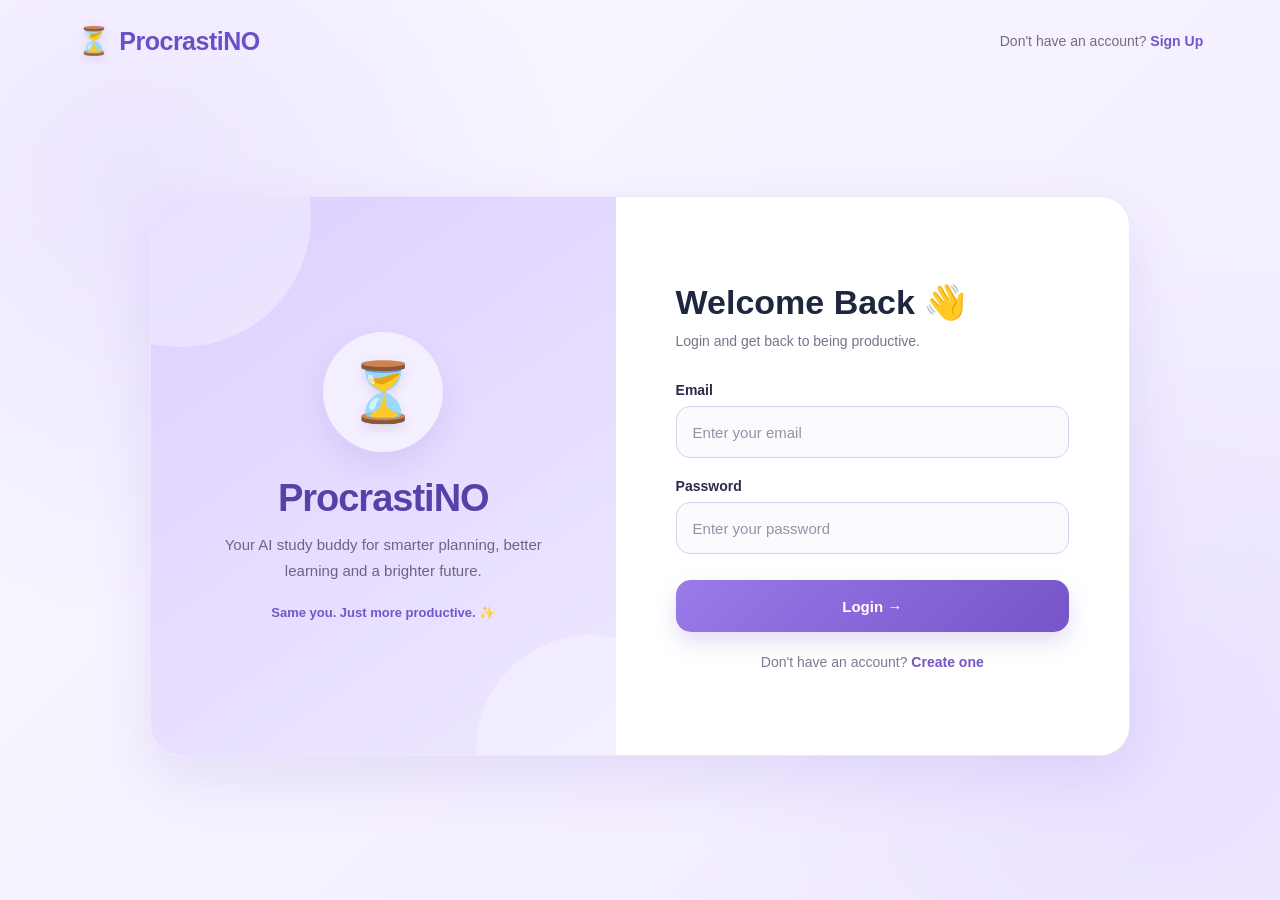
<file: templates/login.html>
<!DOCTYPE html>
<html lang="en">
<head>

    <meta charset="UTF-8">

    <meta name="viewport"
          content="width=device-width, initial-scale=1.0">

    <title>ProcrastiNO | Login</title>

    <style>

        * {
            box-sizing: border-box;
            margin: 0;
            padding: 0;
        }


        body {
            min-height: 100vh;

            font-family:
                Arial,
                Helvetica,
                sans-serif;

            background:
                radial-gradient(
                    circle at 10% 20%,
                    rgba(203, 184, 255, 0.28),
                    transparent 32%
                ),
                radial-gradient(
                    circle at 90% 80%,
                    rgba(222, 209, 255, 0.42),
                    transparent 35%
                ),
                linear-gradient(
                    135deg,
                    #faf8ff,
                    #f1ebff
                );

            color: #262044;

            overflow: hidden;
        }


        /* =====================================================
           PAGE
        ====================================================== */

        .login-page {

            min-height: 100vh;

            display: flex;
            flex-direction: column;

        }


        /* =====================================================
           TOP BAR
        ====================================================== */

        .top-bar {

            height: 82px;

            padding:
                0 6%;

            display: flex;

            align-items: center;

            justify-content: space-between;

        }


        .brand {

            display: flex;

            align-items: center;

            gap: 9px;

            text-decoration: none;

            color: #6950c7;

            font-size: 25px;

            font-weight: 800;

            letter-spacing: -0.5px;

        }


        .brand-hourglass {

            font-size: 27px;

            filter:
                drop-shadow(
                    0 3px 5px
                    rgba(110, 78, 198, 0.15)
                );

        }


        .top-text {

            color: #756b8a;

            font-size: 14px;

        }


        .signup-link {

            text-decoration: none;

            color: #7654c9;

            font-weight: 700;

        }


        /* =====================================================
           MAIN
        ====================================================== */

        .login-main {

            flex: 1;

            display: flex;

            align-items: center;

            justify-content: center;

            padding:
                15px 6% 45px;

        }


        .login-wrapper {

            width: min(
                980px,
                94vw
            );

            min-height: 560px;

            display: grid;

            grid-template-columns:
                0.95fr
                1.05fr;

            background:
                rgba(
                    255,
                    255,
                    255,
                    0.72
                );

            border:
                1px solid
                rgba(
                    154,
                    123,
                    232,
                    0.16
                );

            border-radius: 30px;

            overflow: hidden;

            box-shadow:
                0 22px 60px
                rgba(
                    105,
                    80,
                    199,
                    0.13
                );

            backdrop-filter: blur(12px);

        }


        /* =====================================================
           LEFT BRAND PANEL
        ====================================================== */

        .brand-panel {

            position: relative;

            padding: 48px;

            display: flex;

            flex-direction: column;

            justify-content: center;

            align-items: center;

            text-align: center;

            background:
                linear-gradient(
                    145deg,
                    #ddd0ff,
                    #eee8ff
                );

            overflow: hidden;

        }


        .brand-panel::before {

            content: "";

            position: absolute;

            width: 260px;
            height: 260px;

            border-radius: 50%;

            background:
                rgba(
                    255,
                    255,
                    255,
                    0.35
                );

            top: -110px;
            left: -100px;

        }


        .brand-panel::after {

            content: "";

            position: absolute;

            width: 230px;
            height: 230px;

            border-radius: 50%;

            background:
                rgba(
                    255,
                    255,
                    255,
                    0.30
                );

            bottom: -110px;
            right: -90px;

        }


        .hourglass-circle {

            width: 120px;
            height: 120px;

            border-radius: 50%;

            display: flex;

            align-items: center;
            justify-content: center;

            background:
                rgba(
                    255,
                    255,
                    255,
                    0.60
                );

            box-shadow:
                0 14px 30px
                rgba(
                    109,
                    80,
                    197,
                    0.12
                );

            margin-bottom: 25px;

            position: relative;

            z-index: 2;

        }


        .big-hourglass {

            font-size: 58px;

            filter:
                drop-shadow(
                    0 5px 6px
                    rgba(
                        93,
                        66,
                        177,
                        0.15
                    )
                );

        }


        .brand-panel h1 {

            position: relative;

            z-index: 2;

            color: #5840a9;

            font-size: 38px;

            margin-bottom: 12px;

            letter-spacing: -1px;

        }


        .brand-panel p {

            position: relative;

            z-index: 2;

            max-width: 340px;

            color: #6e6383;

            font-size: 15px;

            line-height: 1.7;

        }


        .mini-tagline {

            margin-top: 22px;

            position: relative;

            z-index: 2;

            font-size: 13px;

            font-weight: 700;

            color: #7654c9;

        }


        /* =====================================================
           LOGIN CARD
        ====================================================== */

        .login-card {

            padding:
                55px 60px;

            display: flex;

            flex-direction: column;

            justify-content: center;

            background:
                rgba(
                    255,
                    255,
                    255,
                    0.90
                );

        }


        .login-card h2 {

            font-size: 34px;

            color: #1f2740;

            margin-bottom: 9px;

        }


        .login-card .subtitle {

            color: #7b718d;

            font-size: 14px;

            margin-bottom: 30px;

            line-height: 1.5;

        }


        /* =====================================================
           FORM
        ====================================================== */

        .form-group {

            margin-bottom: 20px;

        }


        .form-group label {

            display: block;

            margin-bottom: 8px;

            color: #30284b;

            font-size: 14px;

            font-weight: 700;

        }


        .form-group input {

            width: 100%;

            height: 52px;

            padding:
                0 16px;

            border-radius: 14px;

            border:
                1px solid
                #d7cff0;

            outline: none;

            background:
                #fbfaff;

            color: #2e2940;

            font-size: 15px;

            transition:
                border-color 0.2s ease,
                box-shadow 0.2s ease,
                background 0.2s ease;

        }


        .form-group input::placeholder {

            color: #9990a7;

        }


        .form-group input:focus {

            background: #ffffff;

            border-color:
                #9a7be8;

            box-shadow:
                0 0 0 4px
                rgba(
                    154,
                    123,
                    232,
                    0.11
                );

        }


        /* =====================================================
           LOGIN BUTTON
        ====================================================== */

        .login-button {

            width: 100%;

            height: 52px;

            margin-top: 6px;

            border: none;

            border-radius: 15px;

            background:
                linear-gradient(
                    135deg,
                    #9a7be8,
                    #7654c9
                );

            color: white;

            font-size: 15px;

            font-weight: 700;

            cursor: pointer;

            box-shadow:
                0 10px 22px
                rgba(
                    118,
                    84,
                    201,
                    0.20
                );

            transition:
                transform 0.2s ease,
                box-shadow 0.2s ease;

        }


        .login-button:hover {

            transform:
                translateY(-2px);

            box-shadow:
                0 13px 26px
                rgba(
                    118,
                    84,
                    201,
                    0.27
                );

        }


        /* =====================================================
           FOOTER
        ====================================================== */

        .bottom-text {

            margin-top: 22px;

            text-align: center;

            font-size: 14px;

            color: #817891;

        }


        .bottom-text a {

            color: #7654c9;

            text-decoration: none;

            font-weight: 700;

        }


        /* =====================================================
           RESPONSIVE
        ====================================================== */

        @media (max-width: 800px) {

            body {
                overflow: auto;
            }


            .top-bar {

                padding:
                    18px 20px;

                height: auto;

            }


            .top-text {

                display: none;

            }


            .login-main {

                padding:
                    20px;

            }


            .login-wrapper {

                grid-template-columns: 1fr;

                max-width: 520px;

                min-height: auto;

            }


            .brand-panel {

                padding: 35px 25px;

            }


            .hourglass-circle {

                width: 90px;
                height: 90px;

                margin-bottom: 18px;

            }


            .big-hourglass {

                font-size: 44px;

            }


            .brand-panel h1 {

                font-size: 30px;

            }


            .login-card {

                padding:
                    35px 28px;

            }

        }

    </style>

</head>


<body>

    <div class="login-page">


        <!-- =================================================
             TOP BAR
        ================================================== -->

        <header class="top-bar">

            <a
                href="/"
                class="brand">

                <span class="brand-hourglass">
                    ⏳
                </span>

                <span>
                    ProcrastiNO
                </span>

            </a>


            <div class="top-text">

                Don't have an account?

                <a
                    href="/signup"
                    class="signup-link">

                    Sign Up

                </a>

            </div>

        </header>



        <!-- =================================================
             MAIN LOGIN
        ================================================== -->

        <main class="login-main">

            <div class="login-wrapper">


                <!-- =============================================
                     LEFT SIDE
                ============================================== -->

                <section class="brand-panel">


                    <div class="hourglass-circle">

                        <span class="big-hourglass">
                            ⏳
                        </span>

                    </div>


                    <h1>
                        ProcrastiNO
                    </h1>


                    <p>
                        Your AI study buddy for smarter
                        planning, better learning and a
                        brighter future.
                    </p>


                    <div class="mini-tagline">

                        Same you. Just more productive. ✨

                    </div>

                </section>



                <!-- =============================================
                     LOGIN FORM
                ============================================== -->

                <section class="login-card">

                    <h2>
                        Welcome Back 👋
                    </h2>


                    <p class="subtitle">
                        Login and get back to being productive.
                    </p>


                    <form
                        action="/login"
                        method="POST">


                        <div class="form-group">

                            <label for="email">
                                Email
                            </label>

                            <input
                                type="email"
                                id="email"
                                name="email"
                                placeholder="Enter your email"
                                required>

                        </div>


                        <div class="form-group">

                            <label for="password">
                                Password
                            </label>

                            <input
                                type="password"
                                id="password"
                                name="password"
                                placeholder="Enter your password"
                                required>

                        </div>


                        <button
                            type="submit"
                            class="login-button">

                            Login →

                        </button>

                    </form>


                    <p class="bottom-text">

                        Don't have an account?

                        <a href="/signup">
                            Create one
                        </a>

                    </p>

                </section>


            </div>

        </main>

    </div>

</body>
</html>
</file>
